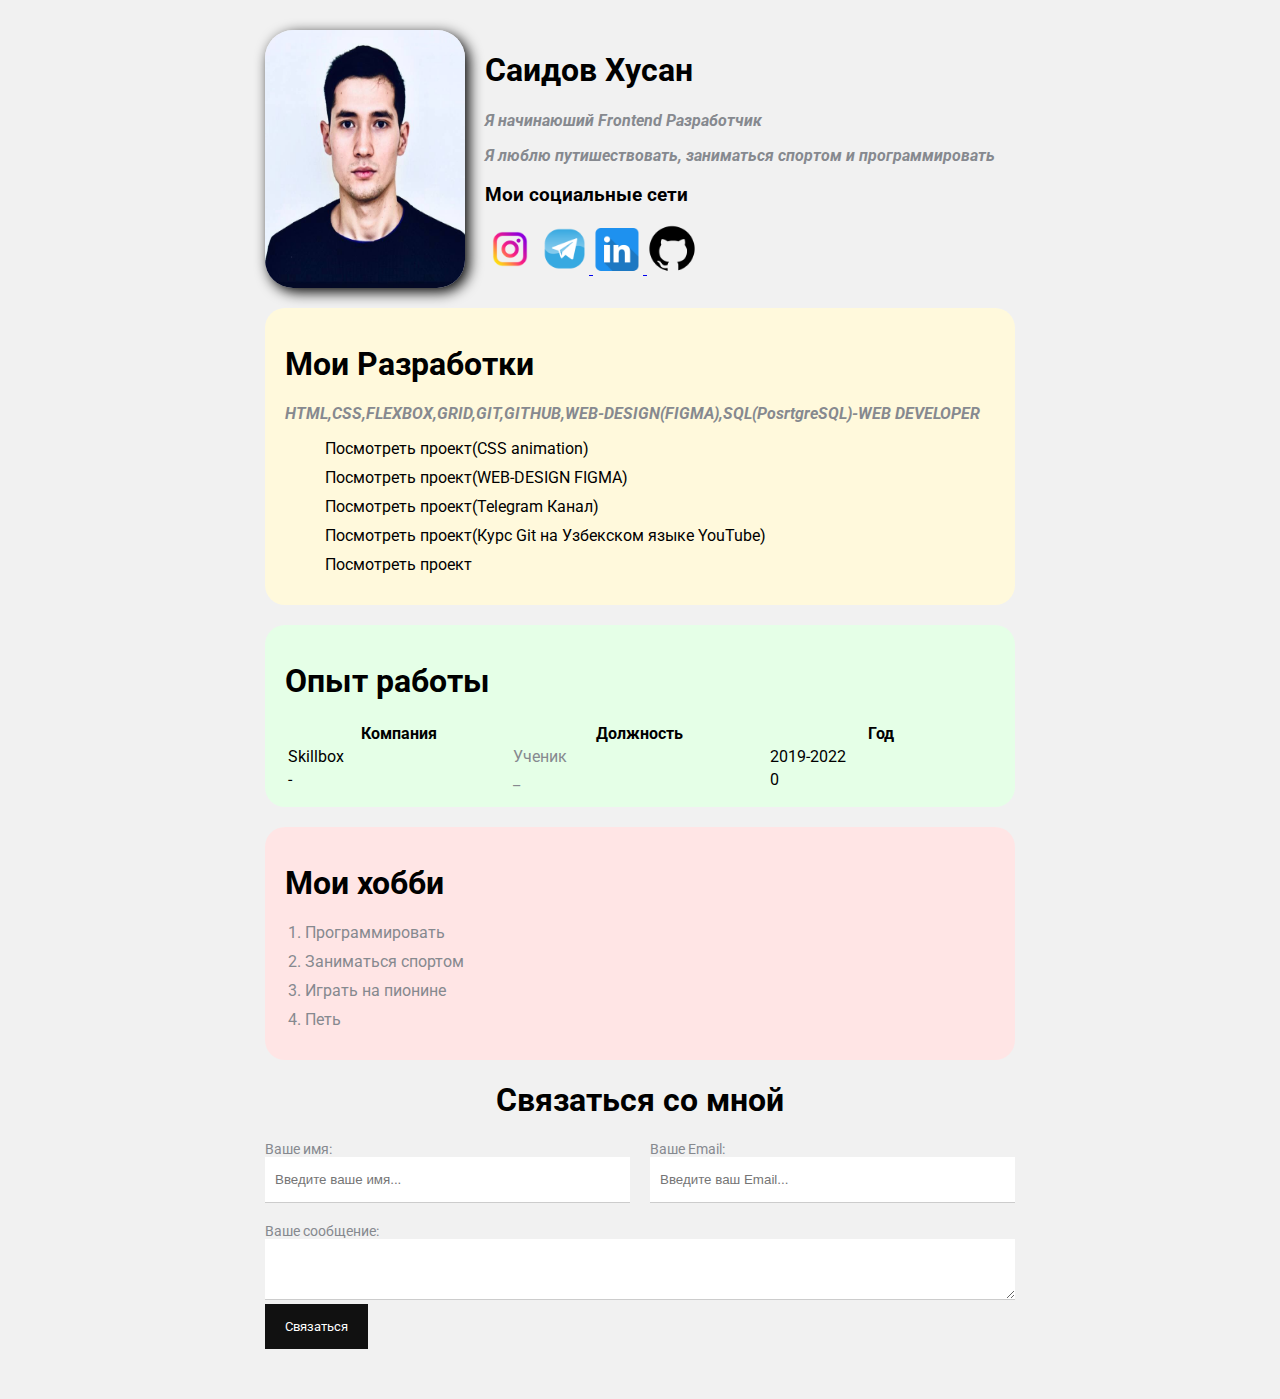
<file: index.html>
<!DOCTYPE html>
<html lang="en">
  <head>
    <meta charset="UTF-8" />
    <meta http-equiv="X-UA-Compatible" content="IE=edge" />
    <meta name="viewport" content="width=device-width, initial-scale=1.0" />
    <title>Husan CV</title>
    <link rel="stylesheet" href="style.css" type="text/css" />
  </head>
  <body class="container">
    <!-- <section class="section-header"> -->
      <div class="info">
        <img src="me.jpg" alt="my foto" class="img" />
        <div class="info-text"> 
          <h1>Саидов Хусан</h1>
          <p>Я начинаюший Frontend Разработчик</p>
          <p>Я люблю путишествовать, заниматься спортом и программировать</p>
          <h3>Мои социальные сети</h3>
          <a href="https://instagram.com/mustafa99hh" target="_blank"
            ><img src="instagram.png" class="icontg" alt="instagram"></a
          >
          <a href="https://t.me/hulioc" target="_blank">
            <img src="telegram.png" class="icontg" alt="telegram">
          </a>
          <a href="https://www.linkedin.com/in/husan-saidov-3587bb226" target="_blank">
            <img src="linkedin.png" class="icontg" alt="linkedin">
          </a>
          <a href="https://github.com/Husan99" target="_blank">
            <img src="github.png" class="icontg" alt="github">
          </a>
        </div>  
      </div>
    </section>
    <section>
      <div class="card bg-yellow">
        <h1>Мои Разработки</h1>
        <p>HTML,CSS,FLEXBOX,GRID,GIT,GITHUB,WEB-DESIGN(FIGMA),SQL(PosrtgreSQL)-WEB DEVELOPER</p>
        <ol class="work-list">
          <li>
            <a href="work.html" class="projects" target="_blank">Посмотреть проект(CSS animation)</a>
          </li> 
          <li> 
            <a href="work.html" class="projects-2" target="_blank">Посмотреть проект(WEB-DESIGN FIGMA)</a>
        </li>
          <li>  
            <a href="work.html" class="projects-3" target="_blank">Посмотреть проект(Telegram Канал)</a>
          </li>
          <li>  
            <a href="work.html" class="projects-4" target="_blank">Посмотреть проект(Курс Git на Узбекском языке YouTube)</a>   
          </li>
          <li>  
            <a href="work.html" class="projects-4" target="_blank">Посмотреть проект</a>   
          </li>
        </ol>
      </div>
    </section>
    <!-- <section class="section-social">
      <div>
        <h1>Мои социальные сети</h1>
        <a href="https://instagram.com/mustafa99hh" target="_blank">Instagram</a>
        <a href="https://t.me/hulioc" target="_blank">Telegram</a>
      </div>
    </section> -->
    <section>
      <div class="card bg-green">
        <h1>Опыт работы</h1>
        <table class="table">
          <tr>
            <th>Компания</th>
            <th>Должность</th>
            <th>Год</th>
          </tr>
          <tr>
            <td>Skillbox</td>
            <td>Ученик</td>
            <td>2019-2022</td>
          </tr>
          <tr>
            <td>-</td>
            <td>_</td>
            <td>0</td>
          </tr>
        </table>
      </div>
    </section>
    <section>
      <div class="card bg-red">
        <h1>Мои хобби</h1>
        <ol class="list">
          <li>Программировать</li>
          <li>Заниматься спортом</li>
          <li>Играть на пионине</li>
          <li>Петь</li>
        </ol>
      </div>
    </section>
    <div class="">
      <div class="contact">
        <h1>Связаться со мной</h1>
        <form action="/">
          <div class="row">
            <div class="form-group">
              <label for="name">Ваше имя:</label>
              <input type="text" id="name" placeholder="Введите ваше имя..." />
            </div>

            <div class="form-group">
              <label for="email">Ваше Email:</label>
              <input
                type="email"
                id="email"
                placeholder="Введите ваш Email..."
              />
            </div>
          </div>
          <div class="form-group">
            <label for="text">Ваше сообщение:</label>
            <textarea id="text" rows="2" cols="15"></textarea>
          </div>
          <!-- <input type="submit"  class="btn" value="Связаться" /> -->
        </form>
      </div>
      <input type="submit"  class="btn" value="Связаться" />
    </div>
     <!-- <div class="position">
      <div class="box"></div>
    </div>  -->
  </body>
</html>
</file>
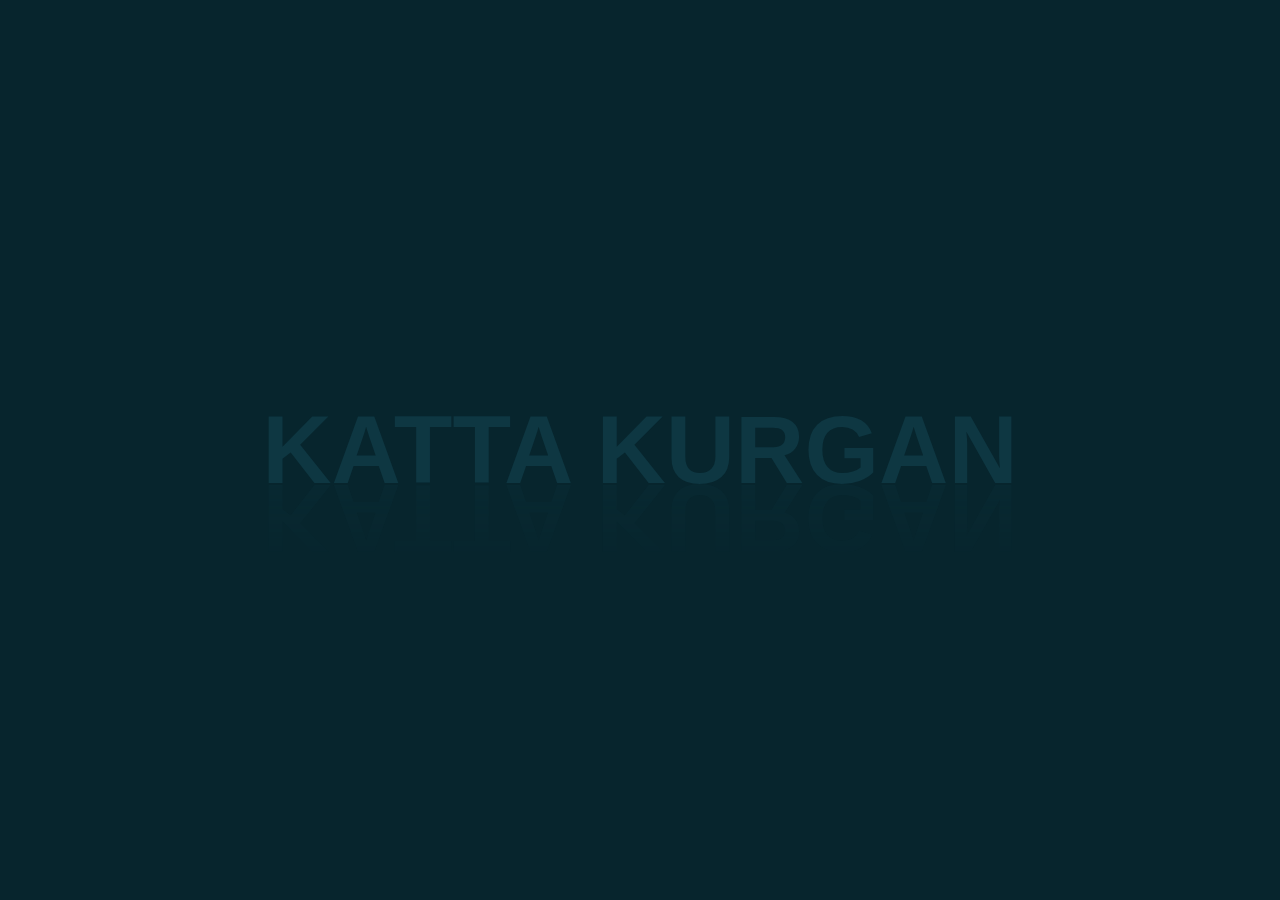
<file: work.html>
<!DOCTYPE html>
<html lang="en">
  <head>
    <meta charset="UTF-8" />
    <meta http-equiv="X-UA-Compatible" content="IE=edge" />
    <meta name="viewport" content="width=device-width, initial-scale=1.0" />
    <title>CSS animation</title>
    <link rel="stylesheet" href="kk.css" type="text/css" />
  </head>
  <body>
    <h2>
      <span>Katta</span>
      <span>Kurgan</span>
    </h2>
  </body>
</html>
</file>
<file: style.css>
@import url("https://fonts.googleapis.com/css2?family=Roboto:ital,wght@0,300;0,500;1,500&display=swap");

.container {
  max-width: 750px;
  margin: auto;

  background-color: #f1f1f1;
  font-size: 16px;
  font-weight: normal;
  font-family: "Roboto", sans-serif;
}

.img {
  width: 200px;
  border-radius: 28px;
  box-shadow: 4px 4px 14px rgba(0, 0, 0, 025);
}

.info {
  display: flex;
  padding-top: 30px;
  padding-bottom: 20px;
}

@media (max-width: 700px) {
  .info {
    text-align: center;
    display: block;
  }
}

.icontg {
  width: 50px;
}

.info-text {
  margin-bottom: 10px;
  margin-left: 20px;
}

/* ocrsenam boladi sectionlani */
/* .section-header {
  display: flex;
  margin-bottom: 20px;
} */

p {
  color: #86898f;
  font-style: italic;
  font-weight: bold;
  text-decoration: none;
  /* text-transform: capitalize; */
  /* letter-spacing: 5px; */
  /* word-spacing: 42px; */
}

.card {
  padding: 15px 20px;
  background: gray;
  margin-bottom: 20px;
  border-radius: 20px;
}

.bg-yellow {
  background: #fff9dc;
}

.bg-green {
  background: #e5ffe7;
}

.bg-red {
  background: #ffe5e5;
}

@media (max-width: 700px) {
  .bg-yellow {
    text-align: center;
    display: block;
  }
}

.work-list li {
  margin-bottom: 10px;
  list-style: none;
}

.projects {
  text-decoration: none;
  transition: all 0.07s ease-in-out;
  color: #000;
  border-radius: 20%;
}

.projects-2 {
  text-decoration: none;
  transition: all 0.07s ease-in-out;
  color: #000;
  border-radius: 20%;
}

.projects-3 {
  text-decoration: none;
  transition: all 0.07s ease-in-out;
  color: #000;
  border-radius: 20%;
}

.projects-4 {
  text-decoration: none;
  transition: all 0.07s ease-in-out;
  color: #000;
  border-radius: 20%;
}

.projects:hover,
.projects-2:hover,
.projects-3:hover,
.projects-4:hover {
  background-color: greenyellow;
}

.table {
  width: 100%;
}

.table td:nth-child(2) {
  color: #86898f;
}

.list {
  padding: 0 20px;
}

.list li {
  color: #86898f;
  margin-bottom: 10px;
}

.contact h1 {
  text-align: center;
}

.contact label {
  display: block;
  font-size: 14px;
  color: #86898f;
}

.contact input,
.contact textarea {
  width: 100%;
  box-sizing: border-box;
  border: none;
  /* background: transparent; */
  border-bottom: 1px solid #ccc;
  color: #000;
  padding: 15px 10px;
}

.row {
  display: flex;
  margin-bottom: 20px;
}

.row > .form-group {
  width: 50%;
  margin-right: 20px;
}

.row > .form-group:last-child {
  margin-right: 0;
}

.btn {
  padding: 15px 20px;
  color: #fff;
  background: #111;
  border: none;
  font-family: inherit;
  /* font-size: medium; */
  cursor: pointer;
  margin-bottom: 50px;
}

.btn:hover {
  opacity: 0.9;
}

/* Position */

/* .position {
  position: relative;
  border: 4px solid red;
  margin: 40px;
  padding: 20px;
  height: 300px;
}

.box {
  position: fixed;
  bottom: 50px;
  right: 50px;
  border-radius: 50%;
  top: 350px; 
  width: 50px;
  height: 50px;
  background: black;
  margin-bottom: 50px;
} */
</file>
<file: kk.css>
* {
  margin: 0;
  padding: 0;
  box-sizing: border-box;
  font-family: Arial;
}
body {
  display: flex;
  justify-content: center;
  align-items: center;
  min-height: 100vh;
  background: #07252d;
}
h2 {
  position: relative;
  font-size: 6em;
  color: #0e3742;
  text-transform: uppercase;
  width: 100%;
  text-align: center;
  -webkit-box-reflect: below -42px linear-gradient(transparent, #0004);
}
h2 span {
  animation: animate 5s linear infinite;
}
h2 span:nth-child(even) {
  animation-delay: 0.4s;
}
@keyframes animate {
  0%,
  18%,
  20%,
  50.1%,
  60%,
  65.1%,
  80%,
  90.1%,
  92% {
    color: #0e3742;
    text-shadow: none;
  }
  18.1%,
  20.1%,
  30%,
  50%,
  1%,
  65%,
  80.1%,
  90%,
  92.1%,
  100% {
    color: #fff;
    text-shadow: 0 0 10px #03bcf4, 0 0 20px #03bcf4, 0 0 40px #03bcf4,
      0 0 80px #03bcf4, 0 0 160px #03bcf4, 0 0 400px #03bcf4;
  }
}
</file>
